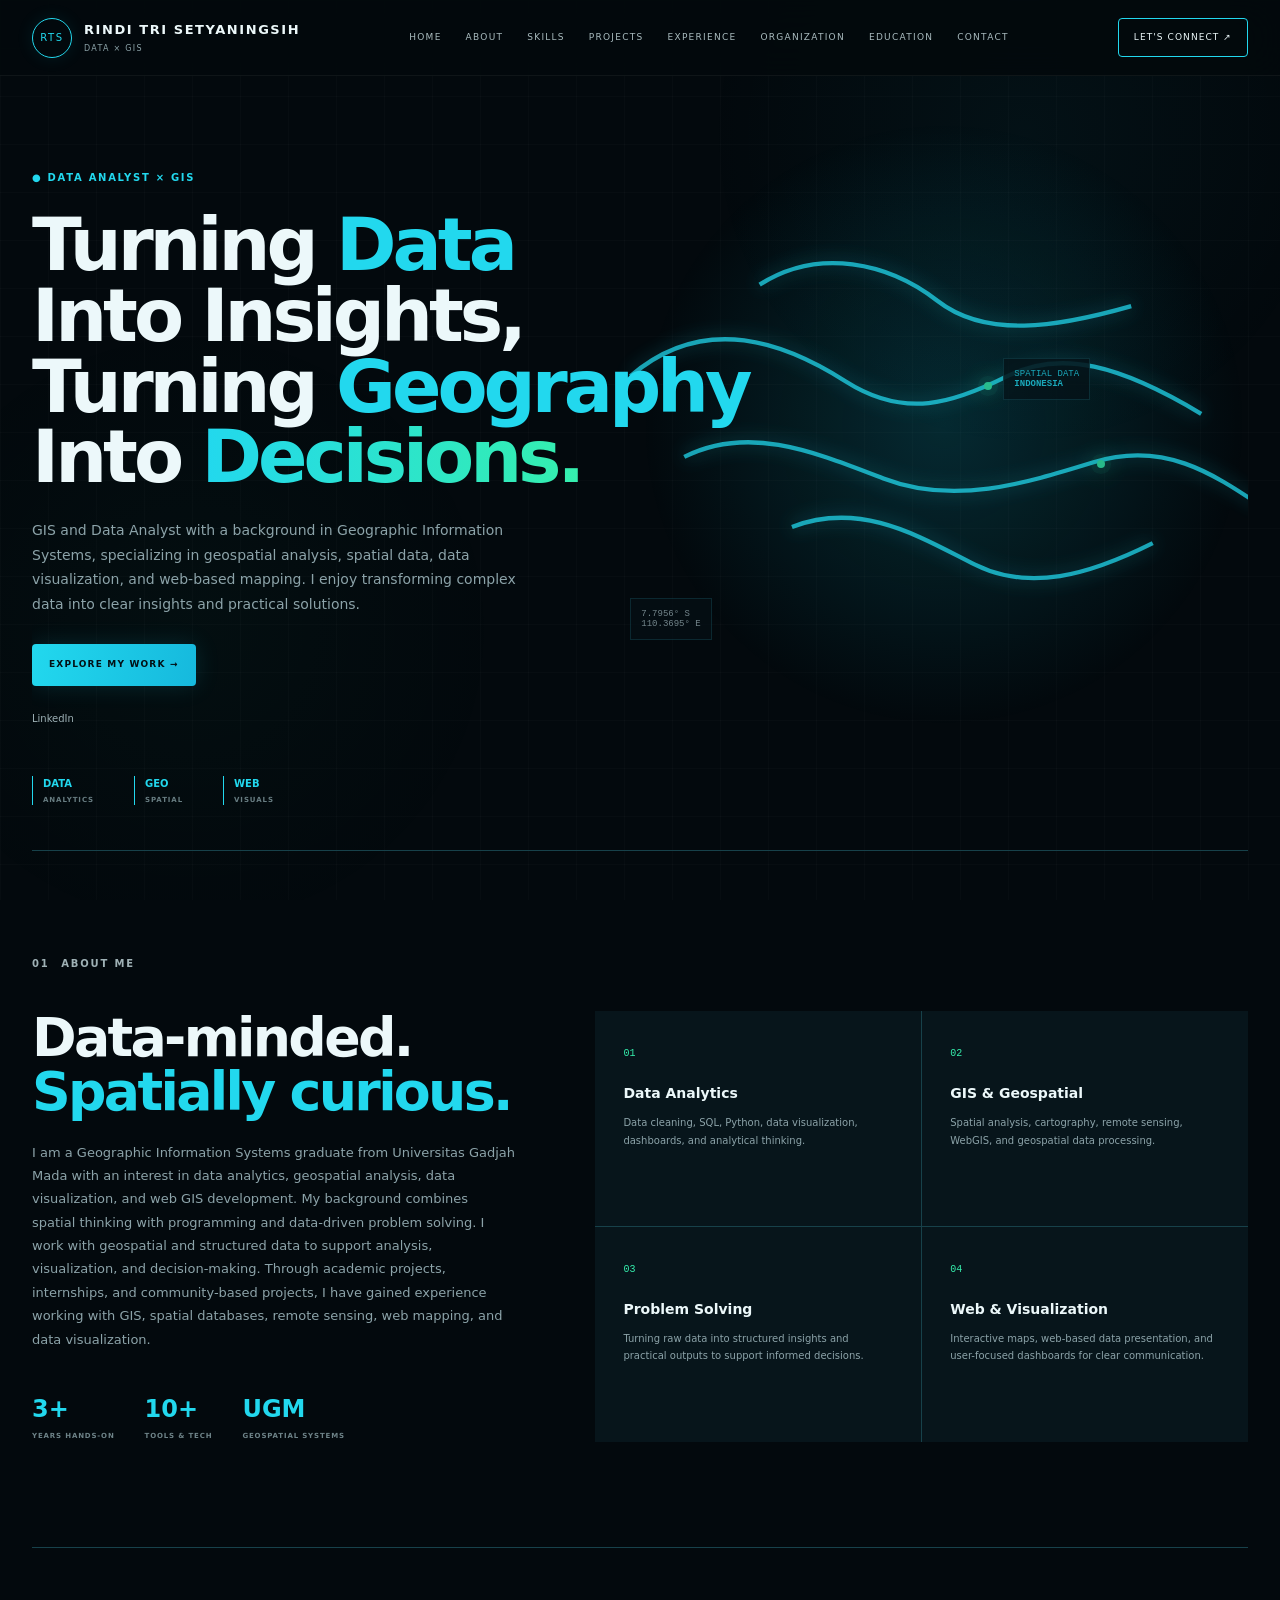
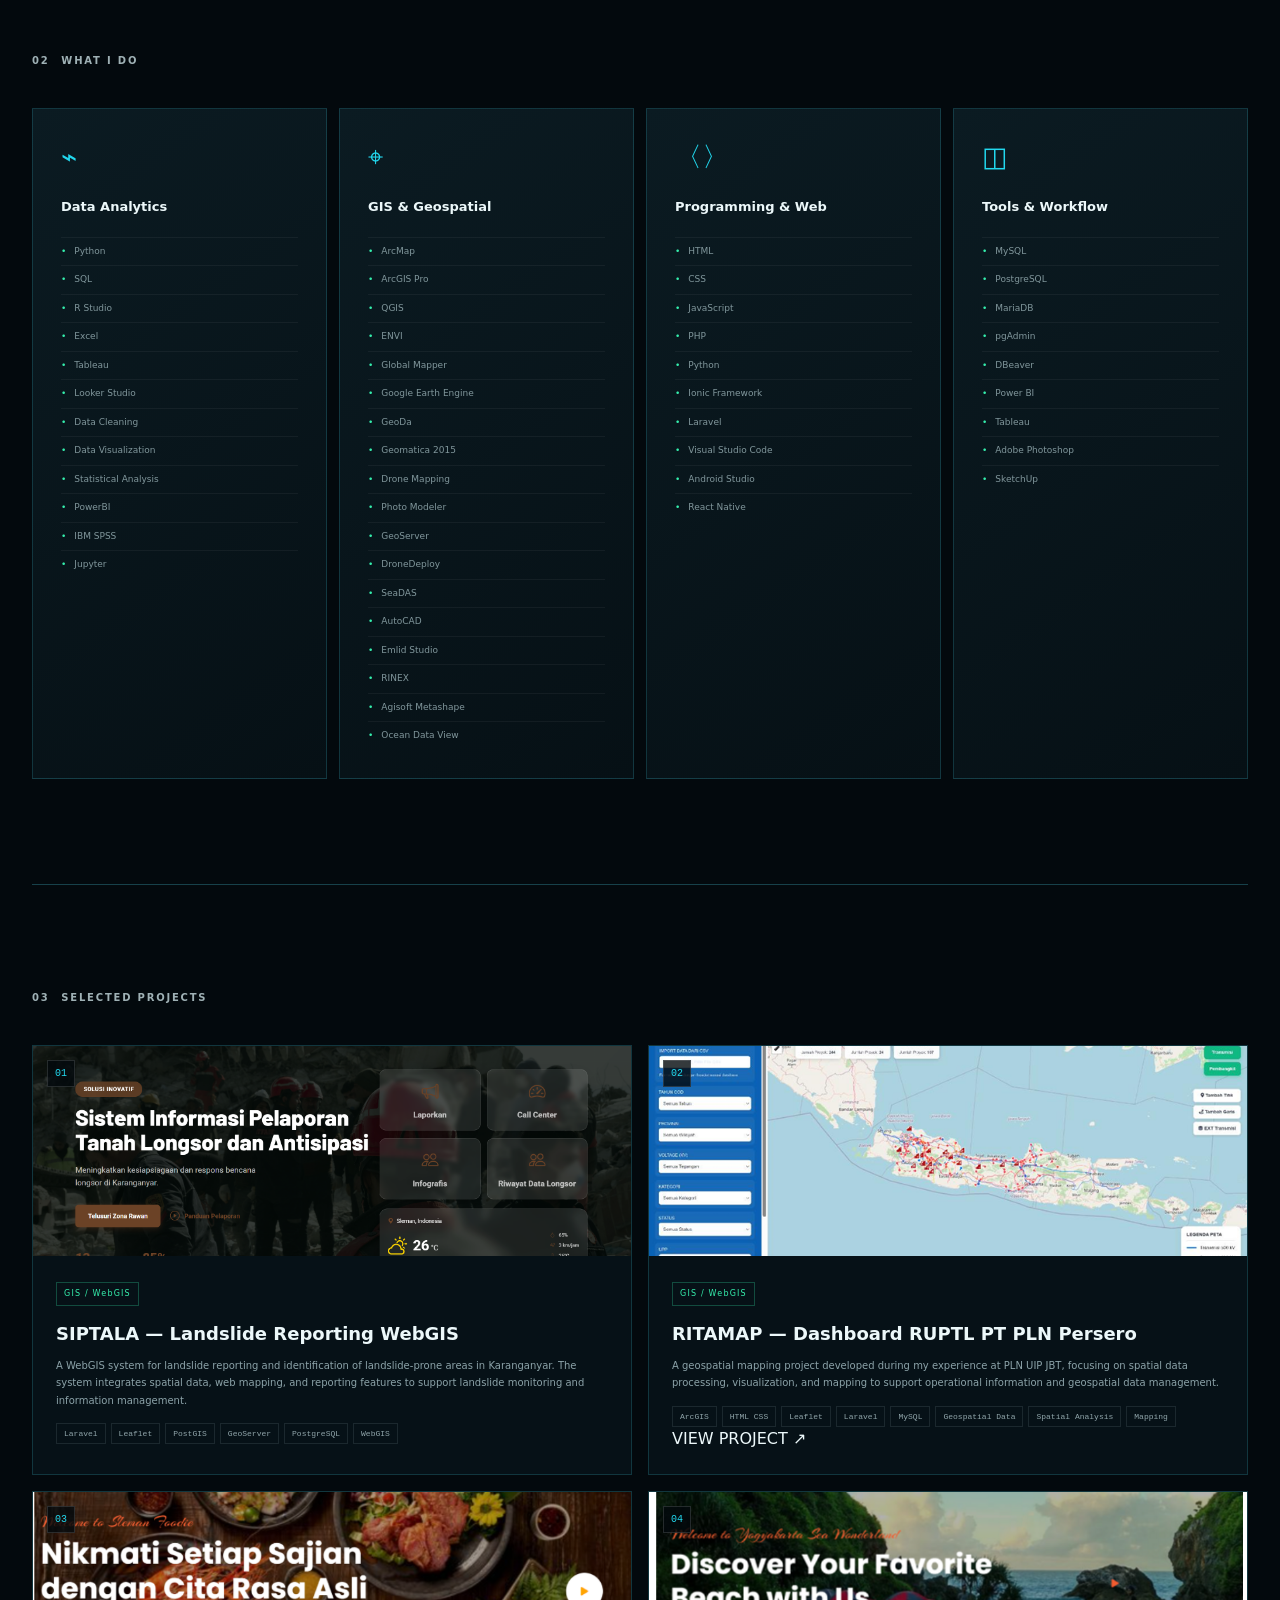
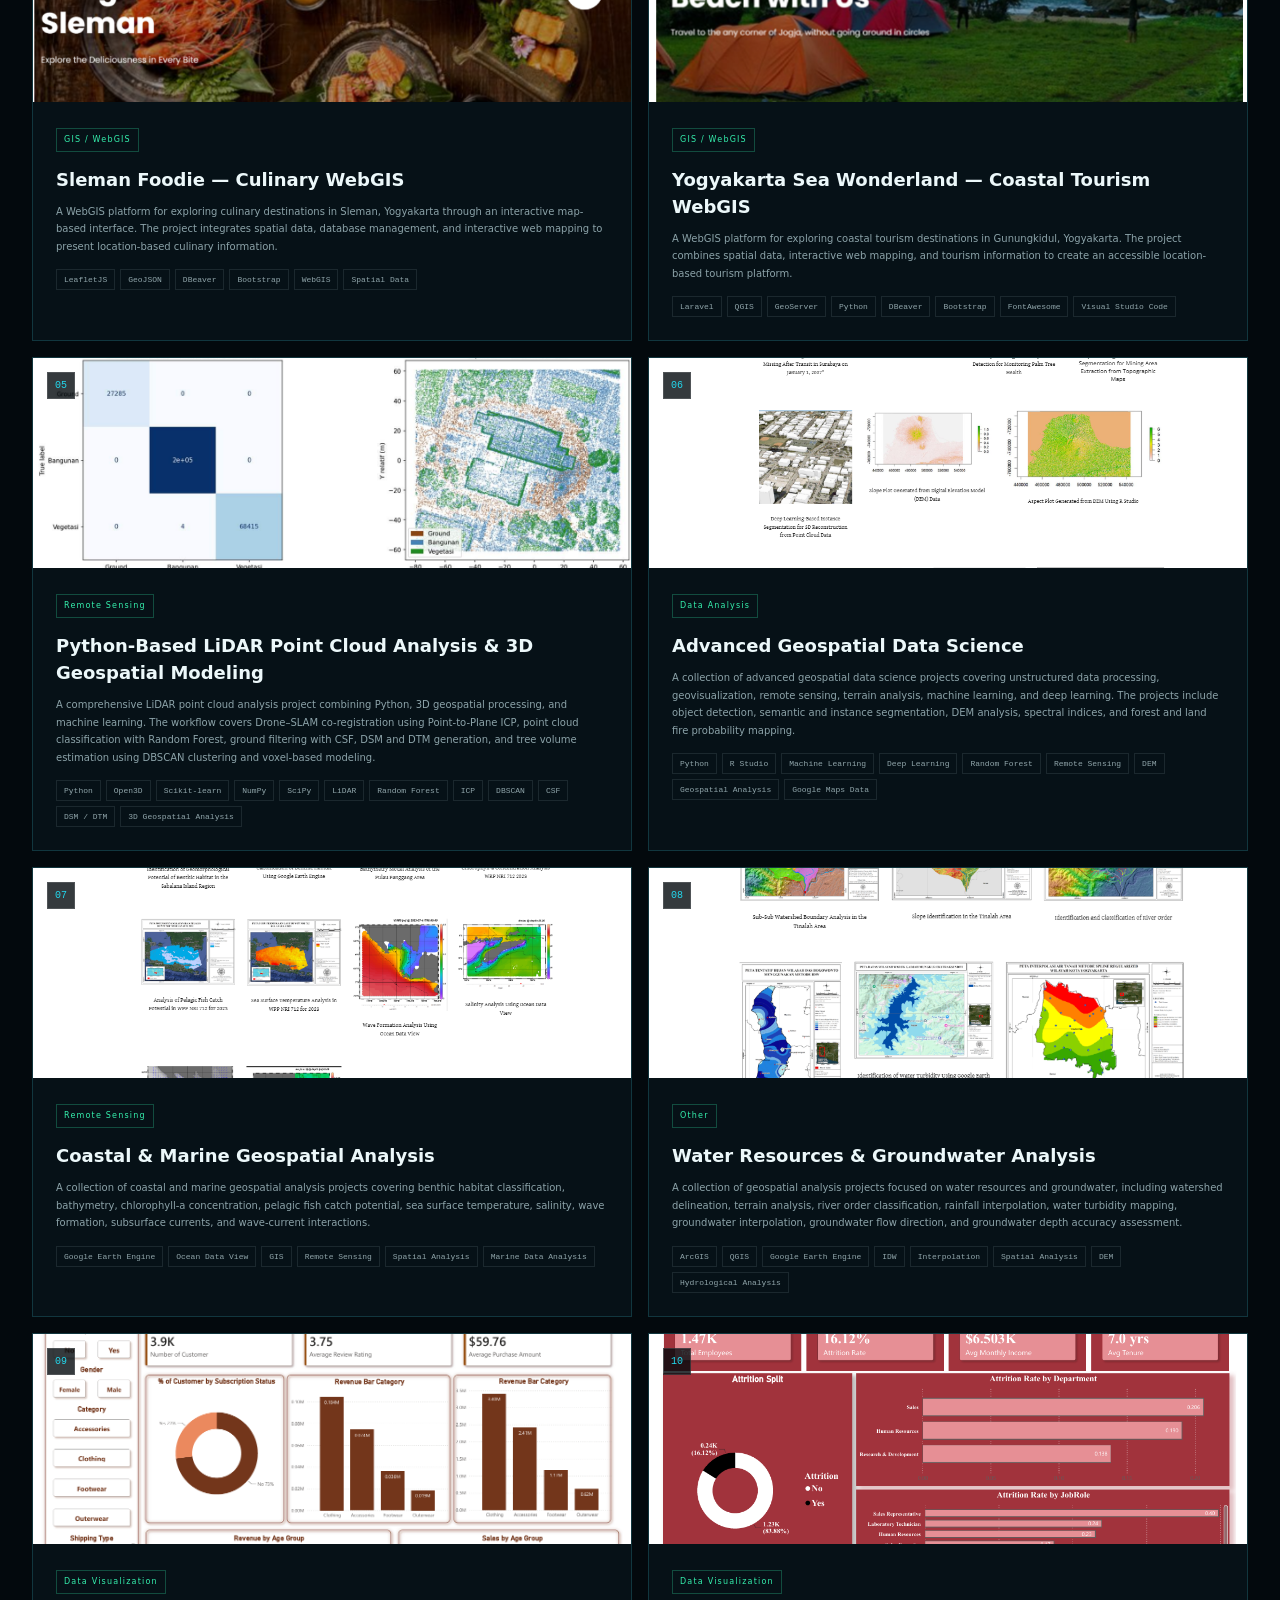
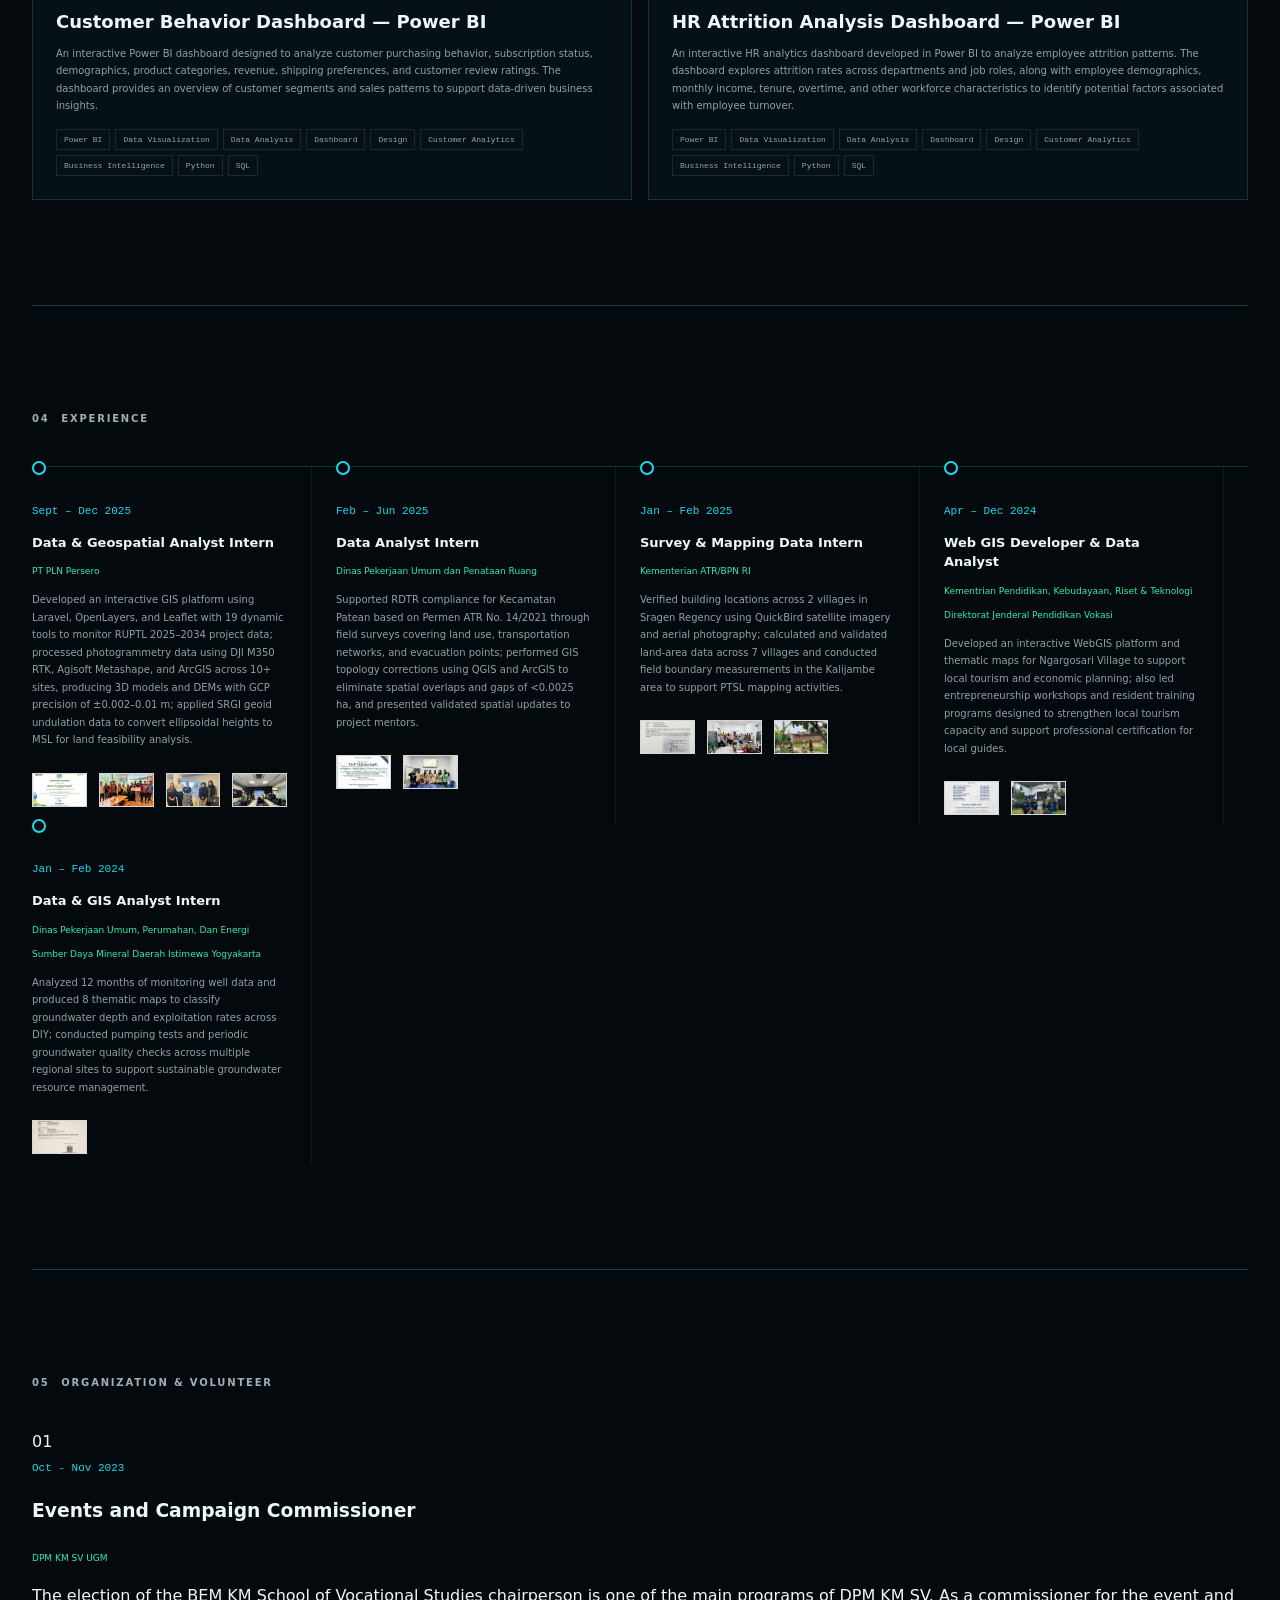
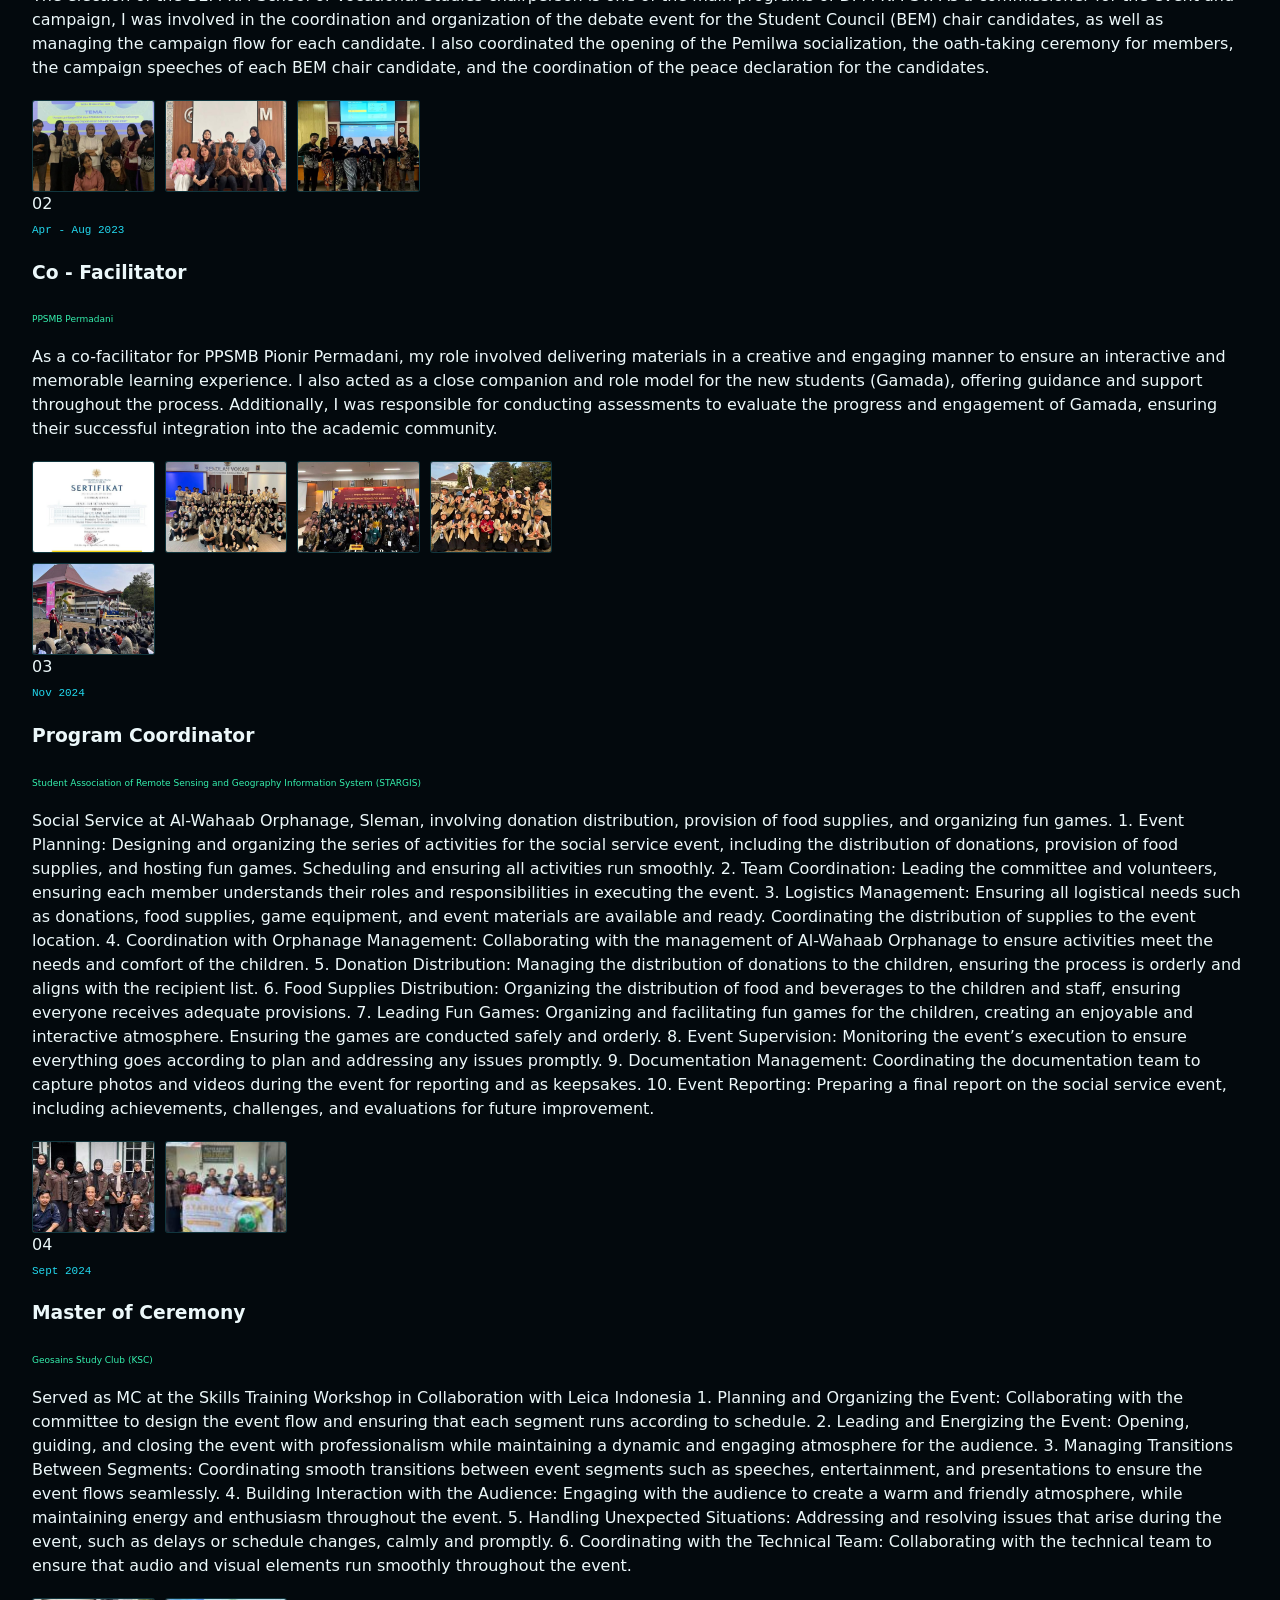
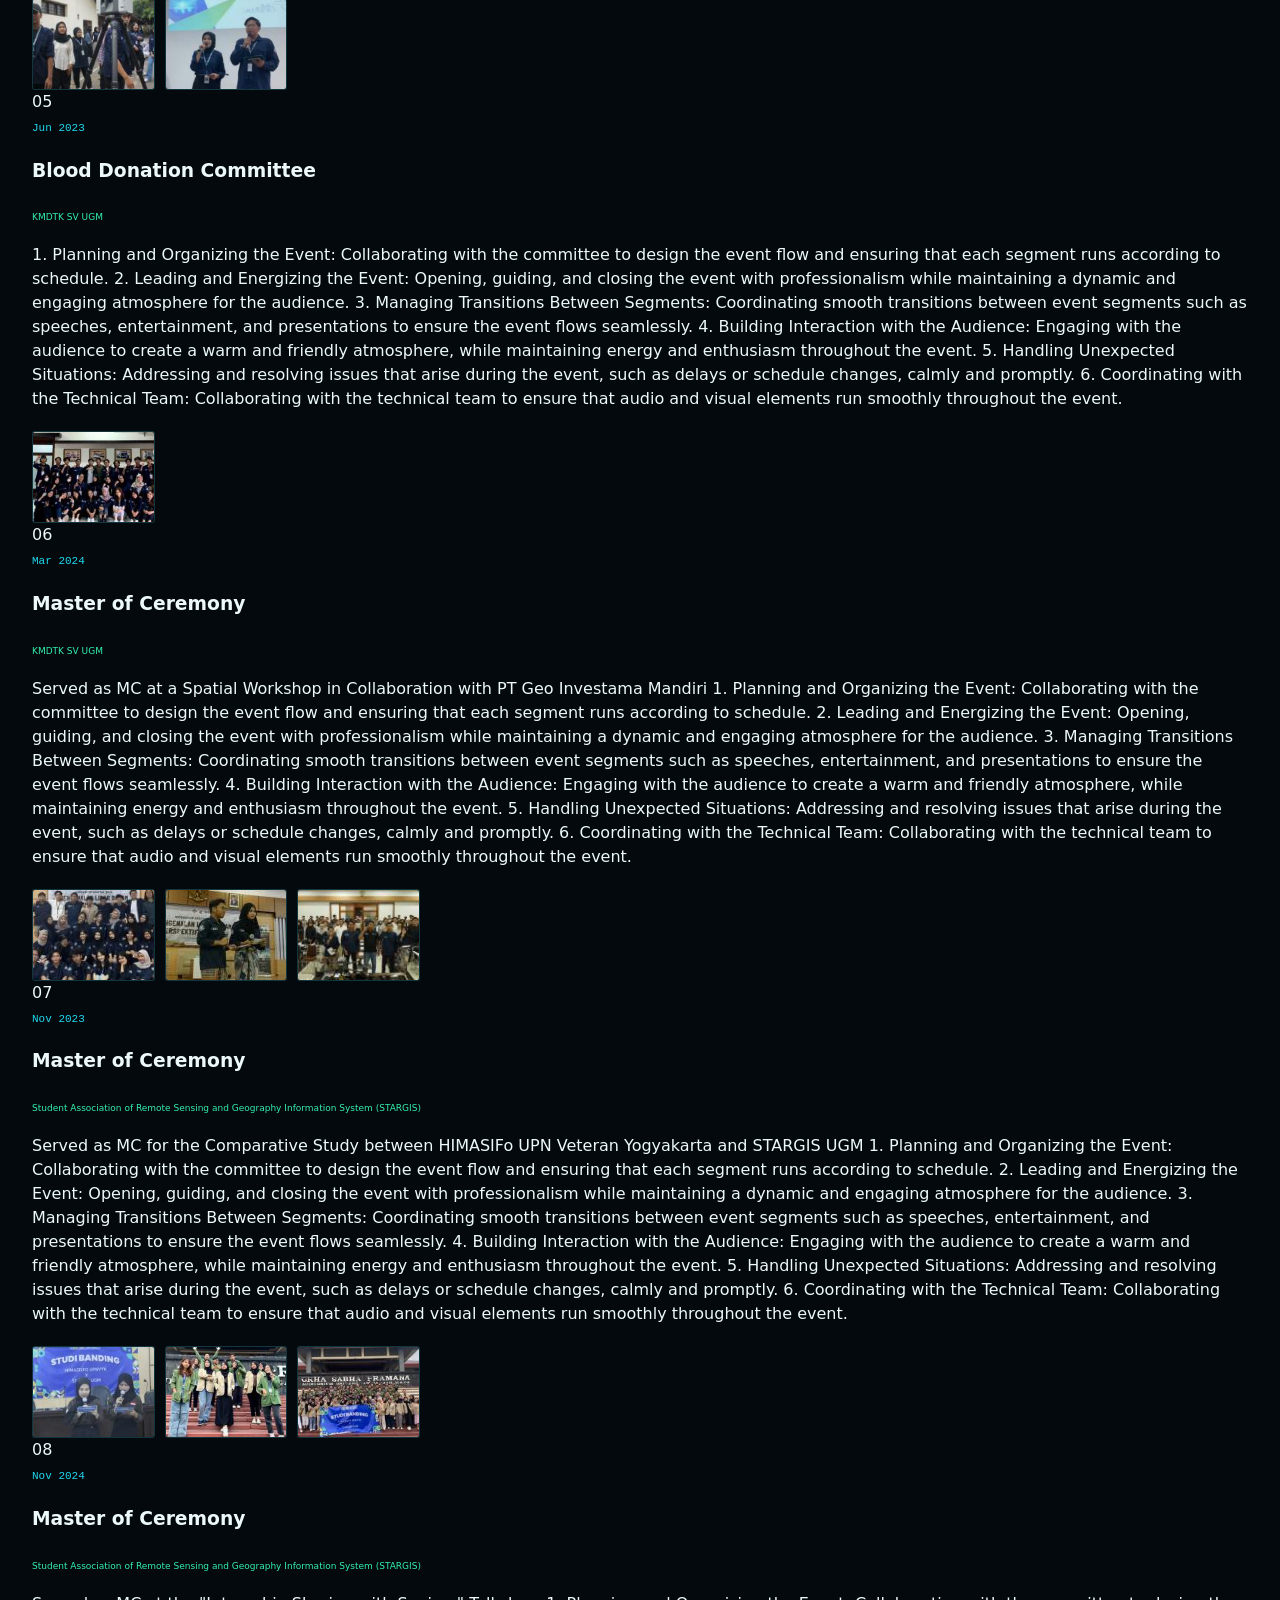
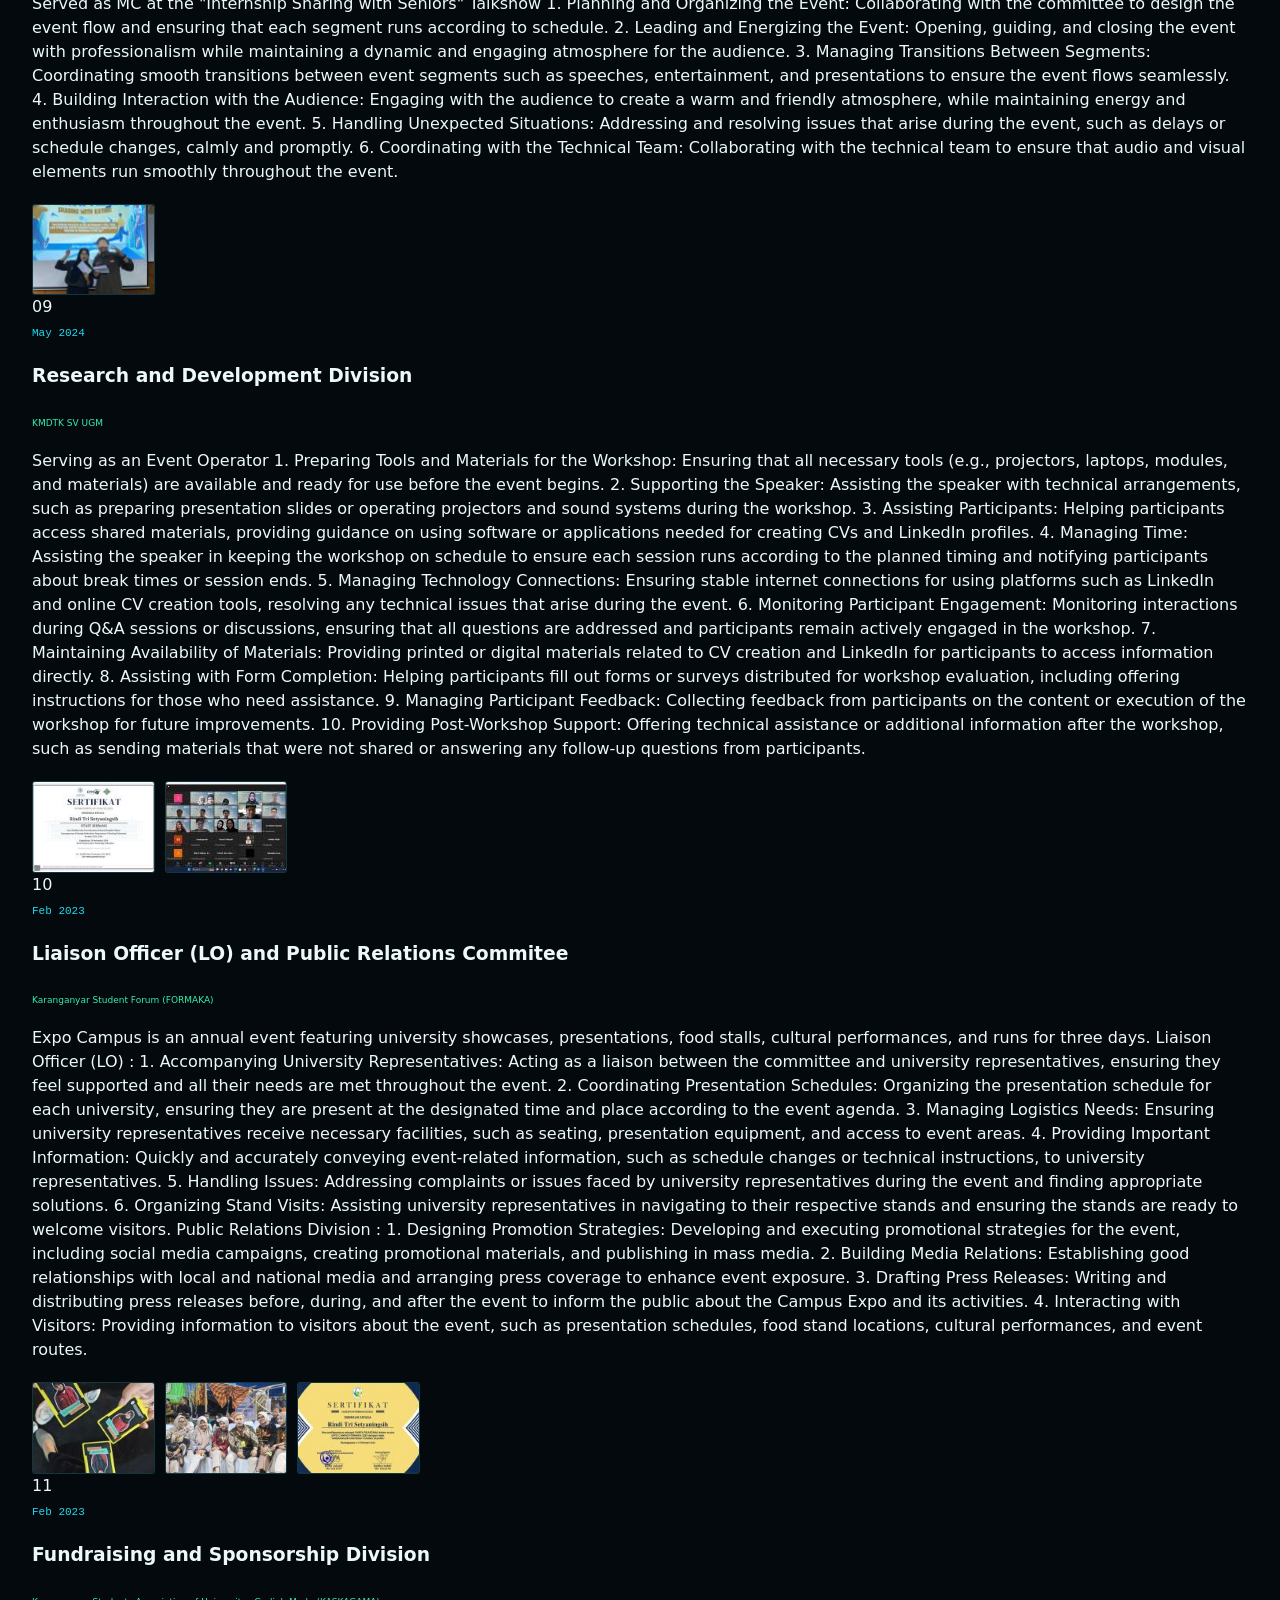
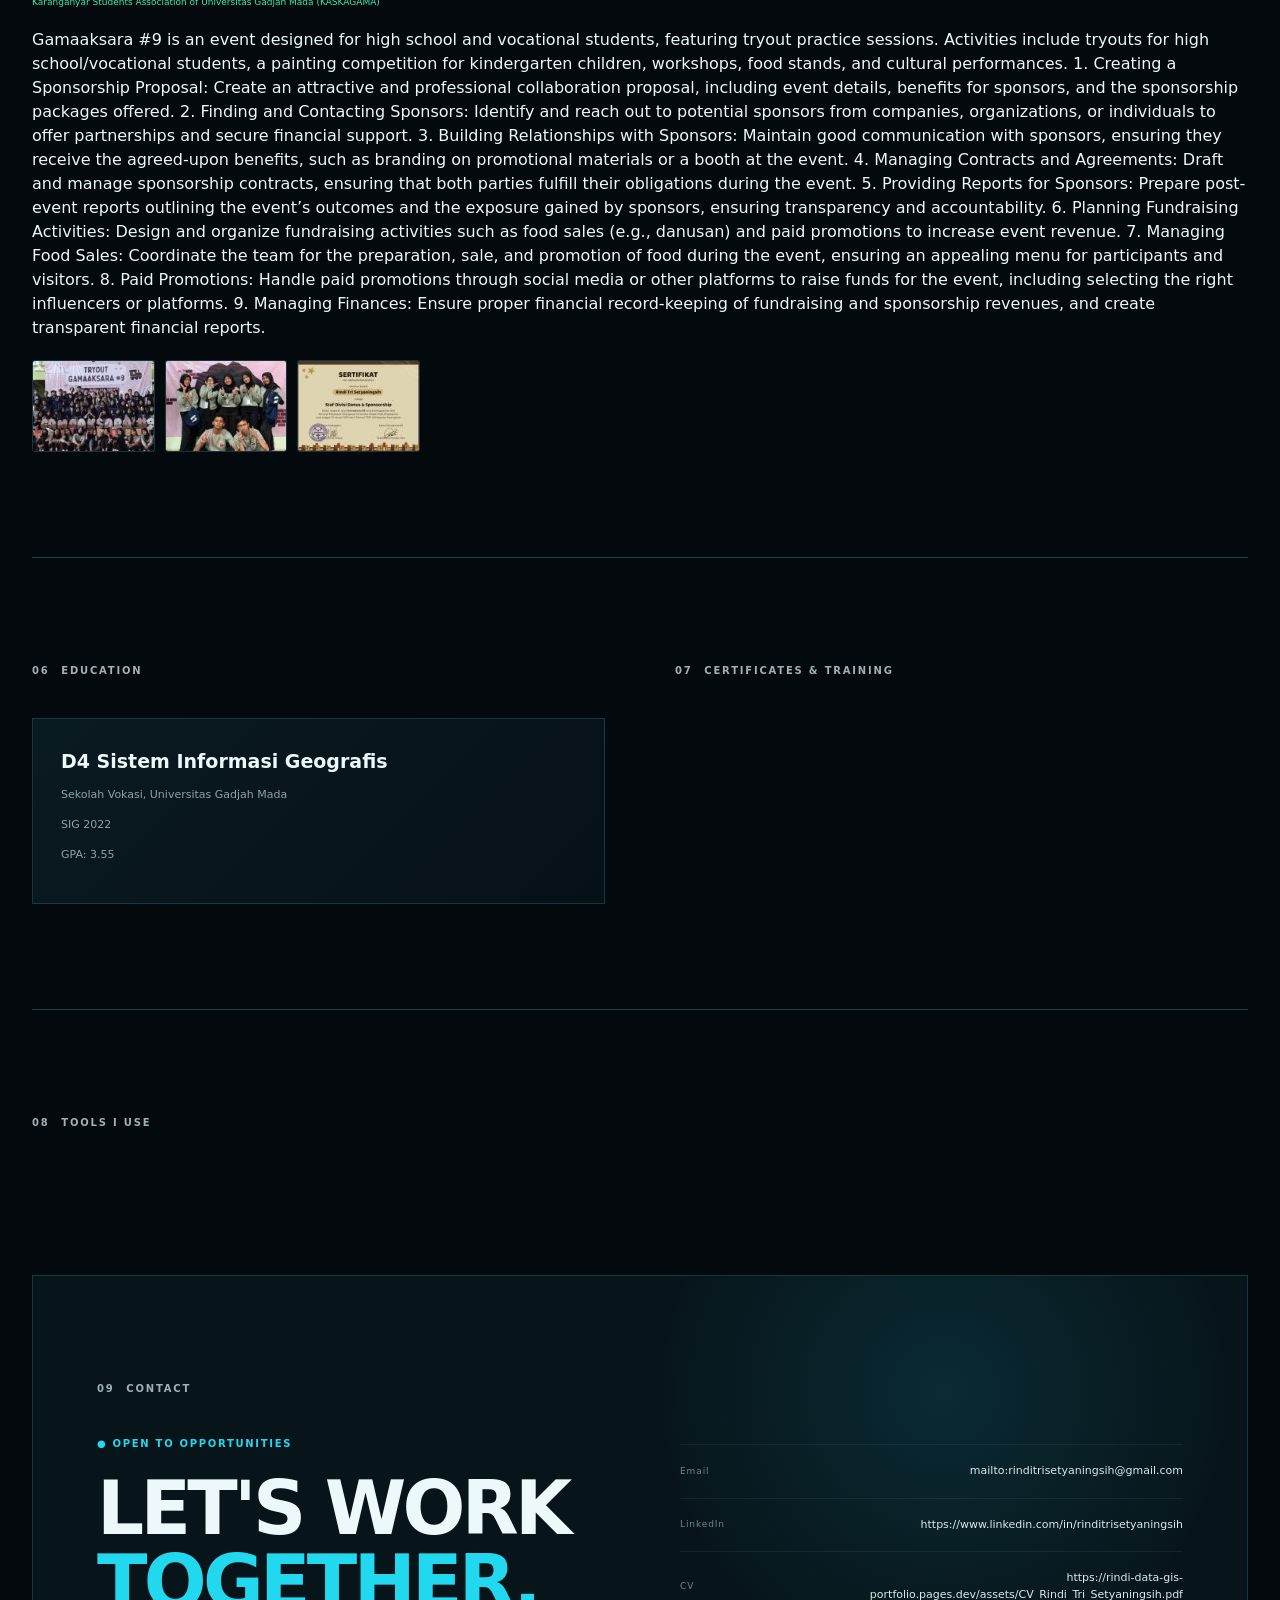
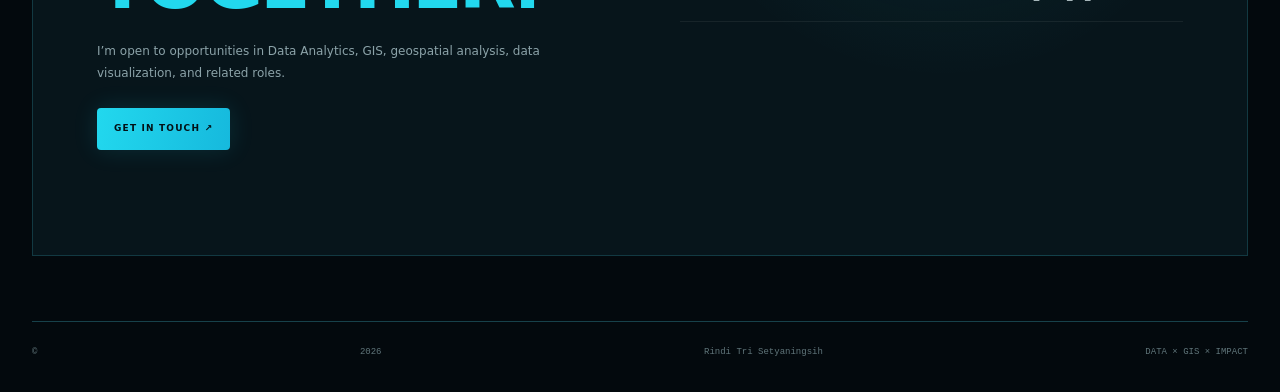
<file: index.html>
<!doctype html>
<html lang="en">
<head>
  <meta charset="UTF-8">
  <meta name="viewport" content="width=device-width, initial-scale=1">
  <meta name="description" content="Rindi Tri Setyaningsih — Data Analyst × GIS Portfolio">
  <title>Rindi Tri Setyaningsih — Data Analyst × GIS</title>
  <link rel="stylesheet" href="assets/style.css">
</head>

<body>

<div class="noise"></div>

<header class="nav">
  <a class="brand" href="#home">
    <span class="mark">RTS</span>
    <span>
      <b>RINDI TRI SETYANINGSIH</b>
      <small>DATA × GIS</small>
    </span>
  </a>

  <button class="menu" type="button" aria-label="Open navigation menu">☰</button>

  <nav>
    <a href="#home">HOME</a>
    <a href="#about">ABOUT</a>
    <a href="#skills">SKILLS</a>
    <a href="#projects">PROJECTS</a>
    <a href="#experience">EXPERIENCE</a>
    <a href="#organizations">ORGANIZATION</a>
    <a href="#education">EDUCATION</a>
    <a href="#contact">CONTACT</a>
  </nav>

  <a class="navbtn" href="#contact">LET'S CONNECT ↗</a>
</header>

<main>

<!-- =========================
     HOME
========================= -->

<section id="home" class="hero section">

  <div class="hero-bg"></div>

  <div class="map">
    <svg viewBox="0 0 700 520">
      <path d="M70 210C140 150 215 180 270 215s100 20 150-5 105-10 180 35M120 285c60-30 120-5 185 20s130 5 195-15 110 10 155 40M190 125c55-35 120-20 165 15s110 25 180 5M220 350c65-25 120 10 170 35s105 10 165-20"/>
    </svg>

    <span class="pin a"></span>
    <span class="pin b"></span>

    <span class="coord">
      7.7956° S<br>
      110.3695° E
    </span>

    <span class="maptag">
      SPATIAL DATA<br>
      <b>INDONESIA</b>
    </span>
  </div>

  <div class="hero-copy">

    <p class="eyebrow">● DATA ANALYST × GIS</p>

    <h1>
      Turning <em>Data</em><br>
      Into Insights,<br>
      Turning <em>Geography</em><br>
      Into <strong>Decisions.</strong>
    </h1>

    <p id="intro">
      GIS graduate with a strong interest in data analysis,
      visualization, and geospatial technology.
    </p>

    <div class="actions">
      <a class="btn primary" href="#projects">
        EXPLORE MY WORK →
      </a>
    </div>

    <div id="socials" class="socials"></div>

  </div>

  <div class="hero-stats">
    <b>
      DATA
      <small>ANALYTICS</small>
    </b>

    <b>
      GEO
      <small>SPATIAL</small>
    </b>

    <b>
      WEB
      <small>VISUALS</small>
    </b>
  </div>

</section>


<!-- =========================
     ABOUT
========================= -->

<section id="about" class="section">

  <div class="head">
    01　ABOUT ME
  </div>

  <div class="about">

    <div>

      <h2>
        Data-minded.<br>
        <em>Spatially curious.</em>
      </h2>

      <p id="aboutText"></p>

      <div class="metrics">

        <b>
          3+
          <small>YEARS HANDS-ON</small>
        </b>

        <b>
          10+
          <small>TOOLS & TECH</small>
        </b>

        <b>
          UGM
          <small>GEOSPATIAL SYSTEMS</small>
        </b>

      </div>

    </div>

    <div id="aboutPoints" class="about-grid"></div>

  </div>

</section>


<!-- =========================
     SKILLS
========================= -->

<section id="skills" class="section">

  <div class="head">
    02　WHAT I DO
  </div>

  <div id="skillsGrid" class="skill-grid"></div>

</section>


<!-- =========================
     PROJECTS
========================= -->

<section id="projects" class="section">

  <div class="head">
    03　SELECTED PROJECTS
  </div>

  <div id="projectsGrid" class="project-grid"></div>

</section>


<!-- =========================
     EXPERIENCE
========================= -->

<section id="experience" class="section">

  <div class="head">
    04　EXPERIENCE
  </div>

  <div id="experienceGrid" class="timeline"></div>

</section>


<!-- =========================
     ORGANIZATION & VOLUNTEER
========================= -->

<section id="organizations" class="section">

  <div class="head">
    05　ORGANIZATION & VOLUNTEER
  </div>

  <div id="organizationsGrid" class="organization-grid"></div>

</section>


<!-- =========================
     EDUCATION & CERTIFICATES
========================= -->

<section id="education" class="section lower">

  <div>

    <div class="head">
      06　EDUCATION
    </div>

    <div id="educationCard" class="card"></div>

  </div>


  <div>

    <div class="head">
      07　CERTIFICATES & TRAINING
    </div>

    <div id="certGrid" class="certs"></div>

  </div>

</section>


<!-- =========================
     TOOLS
========================= -->

<section class="section">

  <div class="head">
    08　TOOLS I USE
  </div>

  <div id="tools" class="tools"></div>

</section>


<!-- =========================
     CONTACT
========================= -->

<section id="contact" class="section contact">

  <div class="head">
    09　CONTACT
  </div>

  <div class="contact-grid">

    <div>

      <p class="eyebrow">
        ● OPEN TO OPPORTUNITIES
      </p>

      <h2>
        LET'S WORK<br>
        <em>TOGETHER.</em>
      </h2>

      <p id="contactText">
        I’m open to opportunities in Data Analytics,
        GIS, geospatial analysis, data visualization,
        and related roles.
      </p>

      <a id="email" class="btn primary" href="#">
        GET IN TOUCH ↗
      </a>

    </div>

    <div id="contacts"></div>

  </div>

</section>

</main>


<footer>

  © <span id="year"></span>
  Rindi Tri Setyaningsih

  <span>
    DATA × GIS × IMPACT
  </span>

</footer>


<script src="assets/app.js"></script>

</body>
</html>
</file>
<file: assets/style.css>
:root {
  --bg: #03090d;
  --panel: #07151b;
  --panel-2: #0a1b22;
  --line: #17414a;
  --text: #ecf8fa;
  --muted: #8ca3a9;
  --cyan: #22d8ee;
  --green: #35efad;
  --max: 1240px;
}

* {
  box-sizing: border-box;
}

html {
  scroll-behavior: smooth;
}

body {
  margin: 0;
  background: var(--bg);
  color: var(--text);
  font-family: Inter, system-ui, -apple-system, BlinkMacSystemFont, "Segoe UI", sans-serif;
  overflow-x: hidden;
  line-height: 1.5;
}

body::before {
  content: "";
  position: fixed;
  inset: 0;
  pointer-events: none;
  background:
    linear-gradient(#ffffff05 1px, transparent 1px),
    linear-gradient(90deg, #ffffff05 1px, transparent 1px);
  background-size: 48px 48px;
  z-index: -2;
}

body::after {
  content: "";
  position: fixed;
  inset: 0;
  pointer-events: none;
  background:
    radial-gradient(circle at 80% 15%, #22d8ee0b, transparent 25%),
    radial-gradient(circle at 15% 70%, #35efad07, transparent 25%);
  z-index: -3;
}

.noise {
  position: fixed;
  inset: 0;
  opacity: 0.025;
  pointer-events: none;
  z-index: 20;
}

/* =========================
   GENERAL
========================= */

.section {
  width: min(var(--max), calc(100% - 64px));
  margin: auto;
  padding: 105px 0;
  border-top: 1px solid var(--line);
}

a {
  text-decoration: none;
  color: inherit;
}

button {
  font-family: inherit;
}

.eyebrow {
  font-size: 10px;
  letter-spacing: 0.17em;
  color: var(--cyan);
  font-weight: 700;
  margin: 0 0 20px;
}

.head {
  font-size: 10px;
  letter-spacing: 0.18em;
  color: #9fb1b5;
  margin-bottom: 40px;
  font-weight: 700;
}

h2 {
  font-size: clamp(38px, 4.2vw, 58px);
  line-height: 1;
  letter-spacing: -0.05em;
  margin: 0 0 22px;
}

h2 em {
  font-style: normal;
  color: var(--cyan);
}

/* =========================
   NAVBAR
========================= */

.nav {
  height: 76px;
  position: fixed;
  z-index: 10;
  inset: 0 0 auto;
  display: flex;
  align-items: center;
  justify-content: space-between;
  padding: 0 max(32px, calc((100vw - var(--max)) / 2));
  background: #03090de6;
  backdrop-filter: blur(18px);
  -webkit-backdrop-filter: blur(18px);
  border-bottom: 1px solid #ffffff0d;
}

.brand {
  display: flex;
  gap: 12px;
  align-items: center;
  font-size: 13px;
  letter-spacing: 0.12em;
  flex-shrink: 0;
}

.brand b {
  font-weight: 800;
}

.brand small {
  display: block;
  font-size: 8px;
  color: var(--muted);
  margin-top: 3px;
  letter-spacing: 0.16em;
}

.mark {
  width: 40px;
  height: 40px;
  border: 1px solid var(--cyan);
  border-radius: 50%;
  display: grid;
  place-items: center;
  color: var(--cyan);
  font-size: 10px;
  box-shadow: 0 0 18px #22d8ee18;
}

.nav nav {
  display: flex;
  gap: 24px;
  align-items: center;
}

.nav nav a {
  font-size: 9px;
  letter-spacing: 0.14em;
  color: #aabcc0;
  transition: 0.25s ease;
}

.nav nav a:hover {
  color: var(--cyan);
}

.navbtn {
  font-size: 9px;
  letter-spacing: 0.12em;
  border: 1px solid var(--cyan);
  padding: 12px 15px;
  border-radius: 4px;
  transition: 0.25s ease;
}

.navbtn:hover {
  background: var(--cyan);
  color: #031015;
}

.menu {
  display: none;
  background: none;
  color: var(--cyan);
  border: 0;
  font-size: 20px;
  cursor: pointer;
}

/* =========================
   HERO
========================= */

.hero {
  min-height: 850px;
  padding-top: 170px;
  position: relative;
  overflow: hidden;
  border-top: 0;
}

.hero-bg {
  position: absolute;
  inset: 76px 0 0;
  background:
    radial-gradient(
      circle at 75% 45%,
      #12cde52b,
      transparent 30%
    );
  pointer-events: none;
}

.hero-copy {
  position: relative;
  z-index: 2;
  width: 60%;
}

.hero h1 {
  font-size: clamp(44px, 5.7vw, 78px);
  line-height: 0.97;
  letter-spacing: -0.055em;
  margin: 25px 0;
  max-width: 900px;
}

.hero h1 em {
  font-style: normal;
  color: var(--cyan);
}

.hero h1 strong {
  background: linear-gradient(
    90deg,
    var(--cyan),
    var(--green)
  );
  -webkit-background-clip: text;
  background-clip: text;
  color: transparent;
}

.hero-copy > p:not(.eyebrow) {
  max-width: 510px;
  color: var(--muted);
  line-height: 1.75;
  font-size: 14px;
}

.actions {
  display: flex;
  gap: 12px;
  margin-top: 28px;
  flex-wrap: wrap;
}

.btn {
  display: inline-block;
  padding: 14px 17px;
  font-size: 9px;
  letter-spacing: 0.13em;
  font-weight: 800;
  border-radius: 4px;
  transition: 0.25s ease;
}

.primary {
  background: linear-gradient(
    100deg,
    var(--cyan),
    #16b9dd
  );
  color: #031015;
  box-shadow: 0 0 25px #22d8ee22;
}

.primary:hover {
  transform: translateY(-2px);
  box-shadow: 0 8px 30px #22d8ee30;
}

.ghost {
  border: 1px solid #536a70;
}

.ghost:hover {
  border-color: var(--cyan);
  color: var(--cyan);
}

.socials {
  display: flex;
  gap: 18px;
  margin-top: 25px;
  color: #9db0b5;
  font-size: 10px;
}

.socials a {
  transition: 0.25s ease;
}

.socials a:hover {
  color: var(--cyan);
}

/* =========================
   MAP VISUAL
========================= */

.map {
  position: absolute;
  width: 62%;
  height: 600px;
  right: -5%;
  top: 130px;
  opacity: 0.75;
  pointer-events: none;
}

.map svg {
  width: 100%;
  height: 100%;
  filter: drop-shadow(
    0 0 9px #22d8ee77
  );
}

.map path {
  fill: none;
  stroke: #22d8ee55;
  stroke-width: 2;
}

.map path:first-child {
  stroke: var(--cyan);
  stroke-width: 4;
}

.pin {
  position: absolute;
  width: 8px;
  height: 8px;
  background: var(--green);
  border-radius: 50%;
  box-shadow:
    0 0 0 6px #35efad11,
    0 0 25px var(--green);
}

.pin.a {
  right: 42%;
  top: 42%;
}

.pin.b {
  right: 27%;
  top: 55%;
}

.coord,
.maptag {
  position: absolute;
  padding: 10px;
  background: #061117dd;
  border: 1px solid #39c8db33;
  font: 9px monospace;
  color: #9bb1b7;
}

.coord {
  left: 10%;
  bottom: 15%;
}

.maptag {
  right: 29%;
  top: 38%;
  color: var(--cyan);
}

.hero-stats {
  position: absolute;
  bottom: 45px;
  left: 0;
  display: flex;
  gap: 40px;
  z-index: 2;
}

.hero-stats b {
  font-size: 10px;
  color: var(--cyan);
  border-left: 1px solid var(--cyan);
  padding-left: 10px;
}

.hero-stats small {
  display: block;
  color: #687d82;
  margin-top: 4px;
  font-size: 7px;
  letter-spacing: 0.13em;
}

/* =========================
   ABOUT
========================= */

.about {
  display: grid;
  grid-template-columns: 1fr 1.35fr;
  gap: 80px;
}

.about > div {
  min-width: 0;
}

.about > div > p {
  max-width: 500px;
  color: var(--muted);
  line-height: 1.8;
  font-size: 13px;
}

.metrics {
  display: flex;
  gap: 30px;
  margin-top: 40px;
  flex-wrap: wrap;
}

.metrics b {
  font-size: 24px;
  color: var(--cyan);
}

.metrics small {
  display: block;
  color: #6e8388;
  font-size: 7px;
  letter-spacing: 0.12em;
  margin-top: 4px;
}

.about-grid {
  display: grid;
  grid-template-columns: 1fr 1fr;
  gap: 1px;
  background: var(--line);
}

.about-grid article {
  background: var(--panel);
  padding: 28px;
  min-height: 170px;
  transition: 0.3s;
}

.about-grid article:hover {
  background: #0b1c23;
  transform: translateY(-3px);
}

.about-grid span {
  font: 10px monospace;
  color: var(--green);
}

.about-grid h3 {
  font-size: 14px;
  margin: 20px 0 10px;
}

.about-grid p,
.project-body p,
.timeline p {
  font-size: 10px;
  line-height: 1.75;
  color: var(--muted);
}

/* =========================
   SKILLS
========================= */

.skill-grid {
  display: grid;
  grid-template-columns: repeat(4, 1fr);
  gap: 12px;
}

.skill {
  padding: 28px;
  background: linear-gradient(
    145deg,
    #0b1b22,
    #061015
  );
  border: 1px solid #3ec6da33;
  min-height: 250px;
  transition: 0.3s;
}

.skill:hover {
  transform: translateY(-6px);
  border-color: var(--cyan);
  box-shadow: 0 15px 40px #0006;
}

.skill .icon {
  font-size: 27px;
  color: var(--cyan);
}

.skill h3 {
  font-size: 13px;
  margin: 20px 0;
}

.skill ul {
  list-style: none;
  padding: 0;
  margin: 0;
}

.skill li {
  font-size: 9px;
  color: #81979c;
  border-top: 1px solid #ffffff0c;
  padding: 7px 0;
}

.skill li::before {
  content: "•";
  color: var(--green);
  margin-right: 8px;
}

/* =========================
   PROJECTS
========================= */

.project-grid {
  display: grid;
  grid-template-columns: repeat(2, 1fr);
  gap: 16px;
}

.project {
  background: #061117;
  border: 1px solid #3ec6da33;
  overflow: hidden;
  transition: 0.3s;
  min-width: 0;
}

.project:hover {
  transform: translateY(-5px);
  border-color: var(--cyan);
  box-shadow: 0 20px 50px #0007;
}

.project-img {
  height: 210px;
  background:
    radial-gradient(
      circle at 30% 30%,
      #22d8ee55,
      transparent 20%
    ),
    linear-gradient(
      135deg,
      #09232c,
      #050d11
    );
  position: relative;
  background-image:
    linear-gradient(#3ec6da0d 1px, transparent 1px),
    linear-gradient(90deg, #3ec6da0d 1px, transparent 1px);
  background-size: 28px 28px;
}

.project-img img {
  width: 100%;
  height: 100%;
  object-fit: cover;
  display: block;
}

.num {
  position: absolute;
  top: 14px;
  left: 14px;
  padding: 7px;
  border: 1px solid #ffffff22;
  background: #03090dcc;
  font: 10px monospace;
  color: var(--cyan);
}

.project-body {
  padding: 23px;
}

.tag {
  display: inline-block;
  font-size: 8px;
  letter-spacing: 0.15em;
  color: var(--green);
  border: 1px solid #35efad44;
  padding: 5px 7px;
}

.project h3 {
  font-size: 18px;
  margin: 14px 0 6px;
}

.chips {
  display: flex;
  gap: 5px;
  flex-wrap: wrap;
  margin-top: 14px;
}

.chip,
.tool {
  font: 8px monospace;
  border: 1px solid #81979c2c;
  padding: 5px 7px;
  color: #91a6ab;
}

/* =========================
   EXPERIENCE
========================= */

.timeline {
  display: grid;
  grid-template-columns: repeat(4, 1fr);
  gap: 0;
  border-top: 1px solid #3ec6da33;
}

.timeline article {
  padding: 30px 24px 10px 0;
  border-right: 1px solid #ffffff10;
  position: relative;
  margin-right: 24px;
  min-width: 0;
}

.timeline article::before {
  content: "";
  position: absolute;
  top: -6px;
  left: 0;
  width: 10px;
  height: 10px;
  border: 2px solid var(--cyan);
  border-radius: 50%;
  background: var(--bg);
}

.period {
  font: 11px monospace;
  color: var(--cyan);
}

.timeline h3 {
  font-size: 13px;
  margin: 12px 0 5px;
}

.org {
  font-size: 9px;
  color: var(--green);
}

/* =========================
   EDUCATION
========================= */

.lower {
  display: grid;
  grid-template-columns: 1fr 1fr;
  gap: 70px;
}

.lower > div {
  min-width: 0;
}

.card {
  padding: 28px;
  background: linear-gradient(
    135deg,
    #0a1a21,
    #061116
  );
  border: 1px solid #3ec6da33;
}

.card h3 {
  margin: 0;
  font-size: 19px;
}

.card p {
  font-size: 11px;
  color: var(--muted);
  line-height: 1.7;
}

.certs {
  display: grid;
  gap: 8px;
}

.cert {
  padding: 16px;
  background: #071218;
  border-left: 2px solid var(--green);
}

.cert b {
  font-size: 10px;
}

.cert span {
  display: block;
  color: var(--muted);
  font-size: 8px;
  margin-top: 5px;
}

/* =========================
   TOOLS
========================= */

.tools {
  display: flex;
  gap: 8px;
  flex-wrap: wrap;
}

.tool {
  padding: 11px 13px;
  transition: 0.25s ease;
}

.tool:hover {
  border-color: var(--cyan);
  color: var(--cyan);
}

/* =========================
   CONTACT
========================= */

.contact {
  background:
    radial-gradient(
      circle at 75% 20%,
      #22d8ee1c,
      transparent 28%
    ),
    #07151b;
  border: 1px solid #3ec6da33;
  margin-bottom: 65px;
  padding-left: clamp(25px, 5vw, 70px);
  padding-right: clamp(25px, 5vw, 70px);
}

.contact-grid {
  display: grid;
  grid-template-columns: minmax(0, 1fr) minmax(0, 1fr);
  gap: 80px;
  align-items: start;
}

.contact-grid > div {
  min-width: 0;
}

.contact-grid > div > p:not(.eyebrow) {
  max-width: 470px;
  color: var(--muted);
  line-height: 1.8;
  font-size: 12px;
}

.contact h2 {
  font-size: clamp(45px, 6vw, 74px);
}

.contact .btn {
  margin-top: 12px;
}

.contact-grid > div:last-child {
  padding: 8px 0;
  min-width: 0;
}

.contact-row {
  padding: 18px 0;
  border-bottom: 1px solid #ffffff10;
  border-top: 0;
  display: grid;
  grid-template-columns: 110px minmax(0, 1fr);
  align-items: center;
  gap: 20px;
  width: 100%;
}

.contact-row:first-child {
  border-top: 1px solid #ffffff10;
}

.contact-row span {
  font-size: 9px;
  color: #70868b;
  letter-spacing: 0.1em;
  white-space: nowrap;
}

.contact-row a {
  font-size: 11px;
  text-align: right;
  color: #d9e9ec;
  overflow-wrap: anywhere;
  word-break: break-word;
  line-height: 1.5;
  min-width: 0;
}

.contact-row a:hover {
  color: var(--cyan);
}

/* =========================
   FOOTER
========================= */

footer {
  width: min(var(--max), calc(100% - 64px));
  margin: auto;
  padding: 25px 0 35px;
  border-top: 1px solid var(--line);
  display: flex;
  justify-content: space-between;
  gap: 20px;
  color: #60757a;
  font: 9px monospace;
}

/* =========================
   MOBILE / TABLET
========================= */

@media (max-width: 1100px) {

  .nav nav {
    gap: 15px;
  }

  .navbtn {
    display: none;
  }

  .hero-copy {
    width: 65%;
  }

  .map {
    width: 65%;
    right: -15%;
  }

  .skill-grid {
    grid-template-columns: repeat(2, 1fr);
  }

  .timeline {
    grid-template-columns: repeat(2, 1fr);
    row-gap: 30px;
  }

  .timeline article:nth-child(2) {
    border-right: 0;
  }
}

@media (max-width: 900px) {

  .nav nav {
    display: none;
  }

  .menu {
    display: block;
  }

  .hero-copy {
    width: 100%;
  }

  .map {
    width: 100%;
    right: -25%;
    opacity: 0.38;
  }

  .about,
  .lower,
  .contact-grid {
    grid-template-columns: 1fr;
    gap: 45px;
  }

  .project-grid {
    grid-template-columns: 1fr;
  }

  .contact {
    padding-left: 30px;
    padding-right: 30px;
  }

  .contact-grid {
    gap: 40px;
  }
}

@media (max-width: 600px) {

  .section {
    width: calc(100% - 36px);
    padding: 80px 0;
  }

  .nav {
    padding: 0 18px;
  }

  .hero {
    min-height: 790px;
    padding-top: 135px;
  }

  .hero h1 {
    font-size: 43px;
  }

  .hero-copy > p:not(.eyebrow) {
    font-size: 13px;
  }

  .hero-stats {
    gap: 16px;
    bottom: 30px;
  }

  .hero-stats b {
    font-size: 9px;
  }

  .map {
    top: 210px;
    right: -45%;
    width: 120%;
    opacity: 0.25;
  }

  .coord {
    display: none;
  }

  .maptag {
    right: 25%;
    top: 40%;
  }

  .about-grid,
  .skill-grid,
  .timeline {
    grid-template-columns: 1fr;
  }

  .about-grid article {
    min-height: auto;
  }

  .project-img {
    height: 190px;
  }

  .contact {
    width: calc(100% - 24px);
    padding: 65px 22px;
  }

  .contact-grid {
    gap: 35px;
  }

  .contact-row {
    grid-template-columns: 1fr;
    gap: 7px;
    padding: 16px 0;
  }

  .contact-row span {
    font-size: 8px;
  }

  .contact-row a {
    text-align: left;
    font-size: 10px;
  }

  footer {
    width: calc(100% - 36px);
    display: block;
  }

  footer span {
    display: block;
    margin-top: 8px;
  }
}

@media (max-width: 400px) {

  .hero h1 {
    font-size: 38px;
  }

  .actions {
    flex-direction: column;
    align-items: stretch;
  }

  .btn {
    text-align: center;
  }

  .metrics {
    gap: 20px;
  }
}
/* =================================
   MOBILE NAVIGATION
   ================================= */

.menu {
  cursor: pointer;
  position: relative;
  z-index: 1001;
}

@media (max-width: 768px) {

  .nav {
    position: relative;
  }

  .nav nav {
    position: absolute;
    top: calc(100% + 12px);
    right: 0;

    display: flex;
    flex-direction: column;
    gap: 0;

    width: min(260px, calc(100vw - 32px));

    padding: 10px;

    background: rgba(7, 16, 20, 0.98);
    border: 1px solid rgba(255, 255, 255, 0.12);
    border-radius: 14px;

    opacity: 0;
    visibility: hidden;
    pointer-events: none;

    transform: translateY(-10px);
    transition:
      opacity 0.25s ease,
      transform 0.25s ease,
      visibility 0.25s ease;

    z-index: 1000;
  }

  .nav nav.open {
    opacity: 1;
    visibility: visible;
    pointer-events: auto;
    transform: translateY(0);
  }

  .nav nav a {
    display: block;
    width: 100%;
    padding: 14px 16px;

    border-radius: 8px;
  }

  .nav nav a:hover {
    background: rgba(255, 255, 255, 0.06);
  }

  .menu.active {
    transform: rotate(90deg);
  }
}

/* =========================
   EXPERIENCE PHOTO GALLERY
========================= */

.experience-gallery {
  display: grid;
  grid-template-columns: repeat(4, 1fr);
  gap: 12px;
  margin-top: 24px;
}

.experience-photo {
  aspect-ratio: 16 / 10;
  overflow: hidden;
  border: 1px solid rgba(0, 0, 0, 0.12);
  background: #f3f3f3;
}

.experience-photo img {
  width: 100%;
  height: 100%;
  object-fit: cover;
  display: block;
  transition: transform 0.35s ease;
}

.experience-photo:hover img {
  transform: scale(1.05);
}

@media (max-width: 900px) {
  .experience-gallery {
    grid-template-columns: repeat(2, 1fr);
  }
}

@media (max-width: 520px) {
  .experience-gallery {
    grid-template-columns: 1fr;
  }
}

/* =========================
   ORGANIZATION & VOLUNTEER
   PHOTO GALLERY
========================= */

.organization-gallery {
  display: grid;
  grid-template-columns: repeat(4, 1fr);
  gap: 10px;
  margin-top: 20px;
  max-width: 520px;
}

.organization-photo {
  width: 100%;
  aspect-ratio: 4 / 3;
  overflow: hidden;
  border: 1px solid #3ec6da33;
  background: #061117;
  border-radius: 3px;
}

.organization-photo img {
  width: 100%;
  height: 100%;
  display: block;
  object-fit: cover;
  transition: transform 0.3s ease;
}

.organization-photo:hover img {
  transform: scale(1.04);
}

/* Tablet */
@media (max-width: 900px) {
  .organization-gallery {
    grid-template-columns: repeat(3, 1fr);
    max-width: 450px;
  }
}

/* Mobile */
@media (max-width: 600px) {
  .organization-gallery {
    grid-template-columns: repeat(2, 1fr);
    max-width: 100%;
    gap: 8px;
  }
}

/* Small mobile */
@media (max-width: 400px) {
  .organization-gallery {
    grid-template-columns: repeat(2, 1fr);
  }
}
</file>
